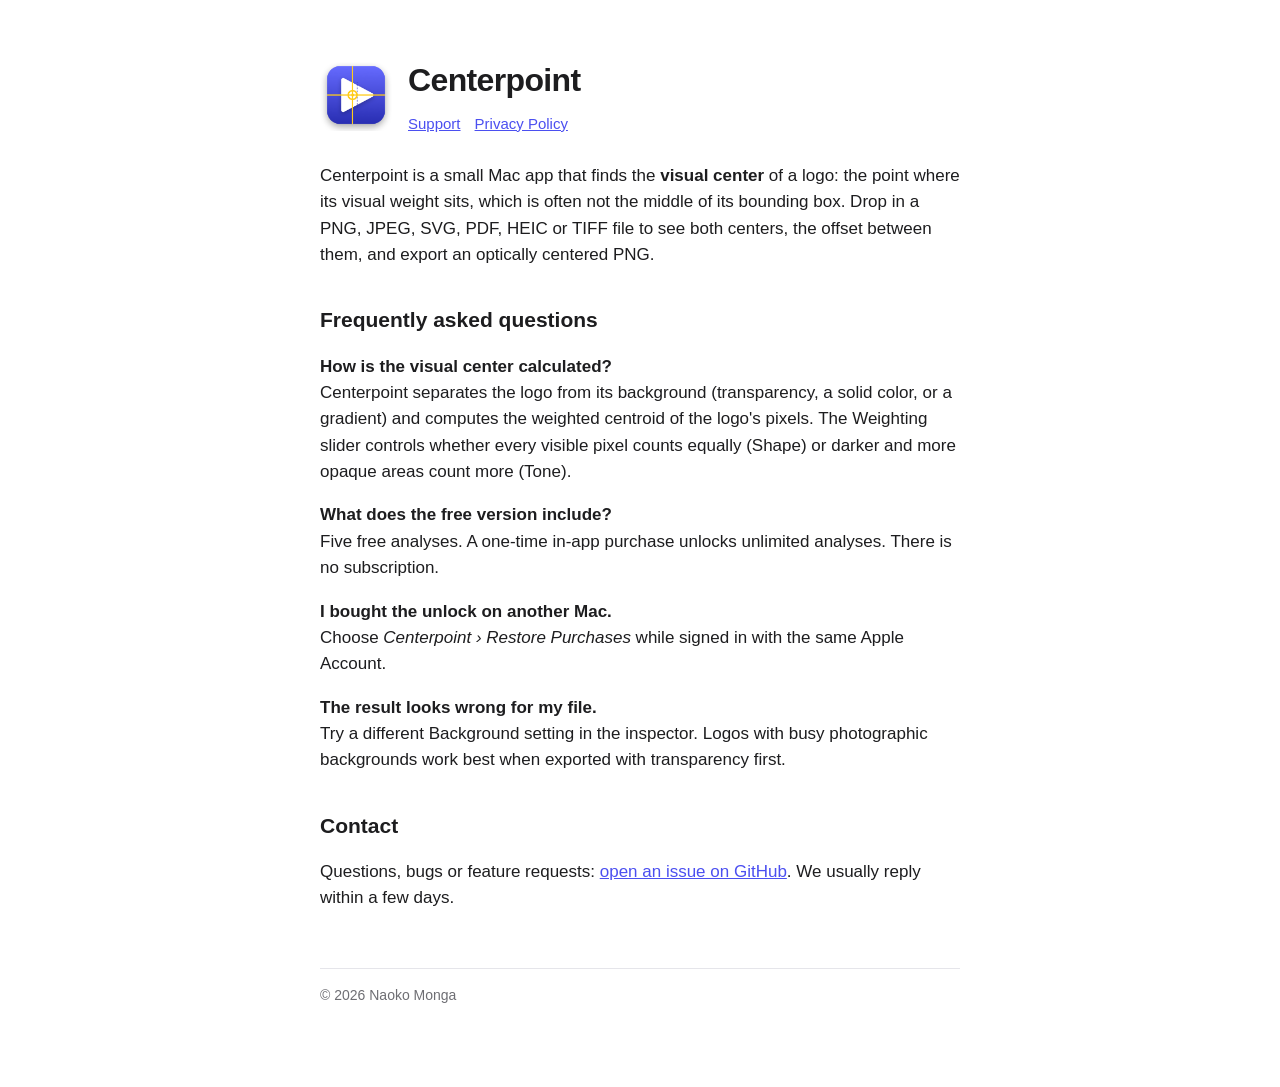
<file: index.html>
<!doctype html>
<html lang="en"><head><meta charset="utf-8"><meta name="viewport" content="width=device-width,initial-scale=1">
<title>Centerpoint Support</title><link rel="stylesheet" href="style.css"><link rel="icon" href="icon.png"></head>
<body><main>
<header><img src="icon.png" alt=""><div><h1>Centerpoint</h1><nav><a href="./">Support</a><a href="privacy.html">Privacy Policy</a></nav></div></header>
<p>Centerpoint is a small Mac app that finds the <strong>visual center</strong> of a logo: the point where its visual weight sits, which is often not the middle of its bounding box. Drop in a PNG, JPEG, SVG, PDF, HEIC or TIFF file to see both centers, the offset between them, and export an optically centered PNG.</p>
<h2>Frequently asked questions</h2>
<p><strong>How is the visual center calculated?</strong><br>Centerpoint separates the logo from its background (transparency, a solid color, or a gradient) and computes the weighted centroid of the logo's pixels. The Weighting slider controls whether every visible pixel counts equally (Shape) or darker and more opaque areas count more (Tone).</p>
<p><strong>What does the free version include?</strong><br>Five free analyses. A one-time in-app purchase unlocks unlimited analyses. There is no subscription.</p>
<p><strong>I bought the unlock on another Mac.</strong><br>Choose <em>Centerpoint › Restore Purchases</em> while signed in with the same Apple Account.</p>
<p><strong>The result looks wrong for my file.</strong><br>Try a different Background setting in the inspector. Logos with busy photographic backgrounds work best when exported with transparency first.</p>
<h2>Contact</h2>
<p>Questions, bugs or feature requests: <a href="https://github.com/pokkareonareal-bot/centerpoint/issues/new">open an issue on GitHub</a>. We usually reply within a few days.</p>
<footer>© 2026 Naoko Monga</footer>
</main></body></html>
</file>
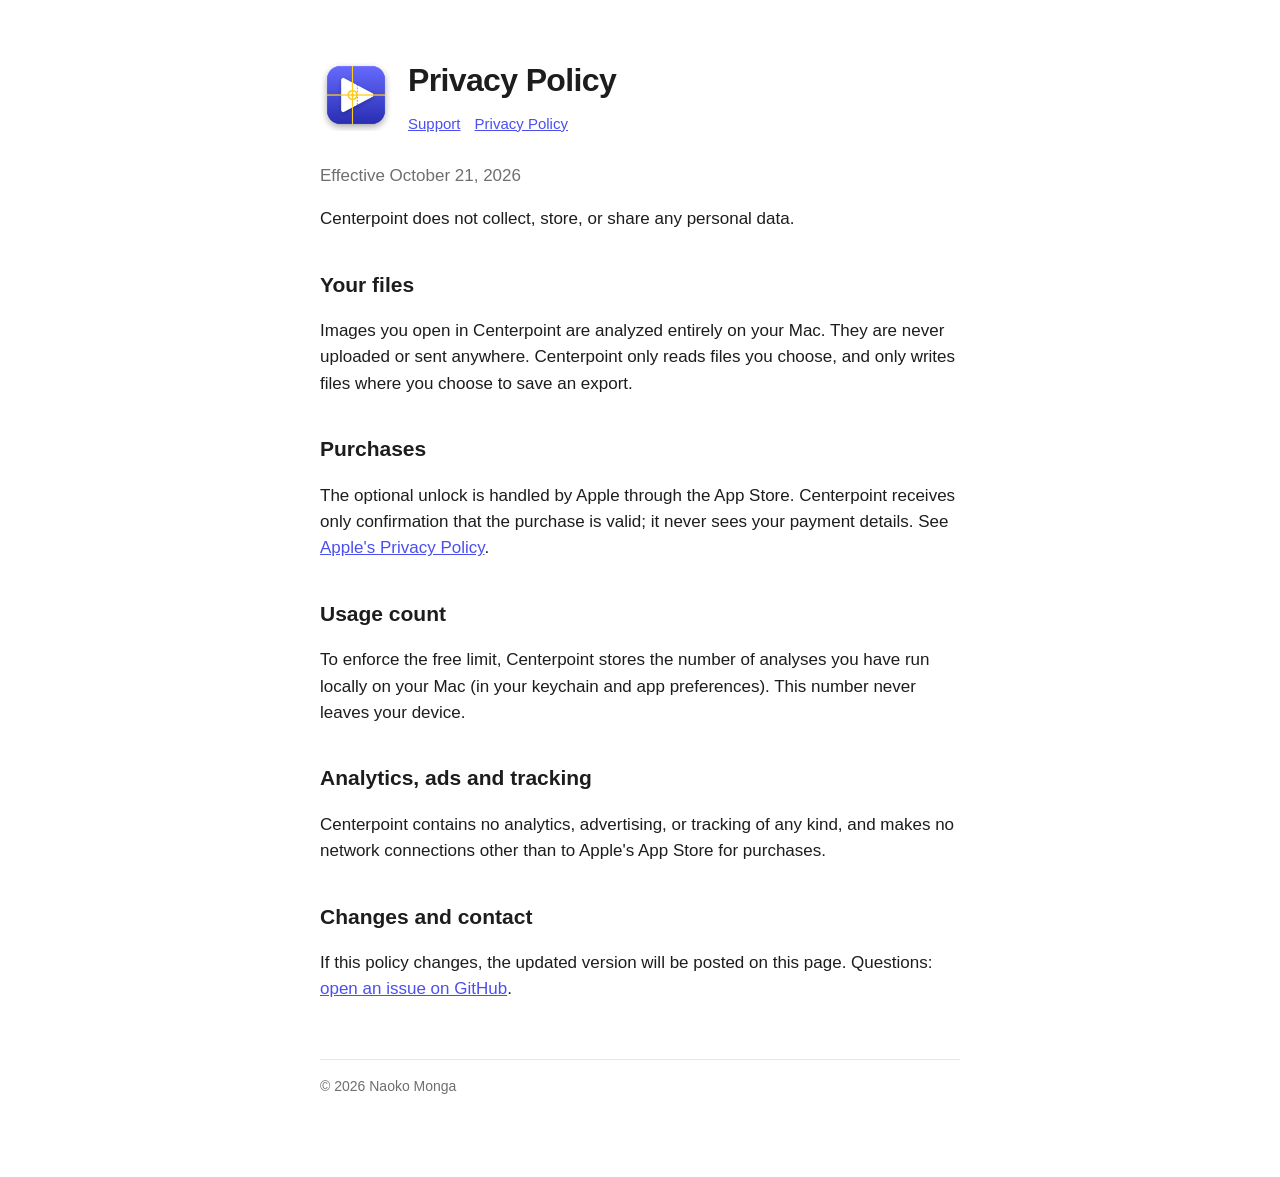
<file: privacy.html>
<!doctype html>
<html lang="en"><head><meta charset="utf-8"><meta name="viewport" content="width=device-width,initial-scale=1">
<title>Centerpoint Privacy</title><link rel="stylesheet" href="style.css"><link rel="icon" href="icon.png"></head>
<body><main>
<header><img src="icon.png" alt=""><div><h1>Privacy Policy</h1><nav><a href="./">Support</a><a href="privacy.html">Privacy Policy</a></nav></div></header>
<p class="muted">Effective October 21, 2026</p>
<p>Centerpoint does not collect, store, or share any personal data.</p>
<h2>Your files</h2>
<p>Images you open in Centerpoint are analyzed entirely on your Mac. They are never uploaded or sent anywhere. Centerpoint only reads files you choose, and only writes files where you choose to save an export.</p>
<h2>Purchases</h2>
<p>The optional unlock is handled by Apple through the App Store. Centerpoint receives only confirmation that the purchase is valid; it never sees your payment details. See <a href="https://www.apple.com/legal/privacy/">Apple's Privacy Policy</a>.</p>
<h2>Usage count</h2>
<p>To enforce the free limit, Centerpoint stores the number of analyses you have run locally on your Mac (in your keychain and app preferences). This number never leaves your device.</p>
<h2>Analytics, ads and tracking</h2>
<p>Centerpoint contains no analytics, advertising, or tracking of any kind, and makes no network connections other than to Apple's App Store for purchases.</p>
<h2>Changes and contact</h2>
<p>If this policy changes, the updated version will be posted on this page. Questions: <a href="https://github.com/pokkareonareal-bot/centerpoint/issues/new">open an issue on GitHub</a>.</p>
<footer>© 2026 Naoko Monga</footer>
</main></body></html>
</file>
<file: style.css>
:root{--bg:#fff;--fg:#1d1d1f;--muted:#6e6e73;--accent:#4b4ff0;--line:#e5e5ea}
@media (prefers-color-scheme:dark){:root{--bg:#000;--fg:#f5f5f7;--muted:#a1a1a6;--accent:#8e90ff;--line:#2c2c2e}}
*{box-sizing:border-box}body{margin:0;background:var(--bg);color:var(--fg);font:17px/1.55 -apple-system,BlinkMacSystemFont,"SF Pro Text","Helvetica Neue",sans-serif}
main{max-width:680px;margin:0 auto;padding:56px 20px 80px}header{display:flex;gap:16px;align-items:center;margin-bottom:28px}
header img{width:72px;height:72px}h1{font-size:32px;margin:0;letter-spacing:-.02em}h2{font-size:21px;margin:36px 0 8px}
p,li{color:var(--fg)}.muted{color:var(--muted)}a{color:var(--accent)}nav{margin-top:6px;font-size:15px}nav a{margin-right:14px}
footer{margin-top:56px;padding-top:16px;border-top:1px solid var(--line);font-size:14px;color:var(--muted)}
</file>
